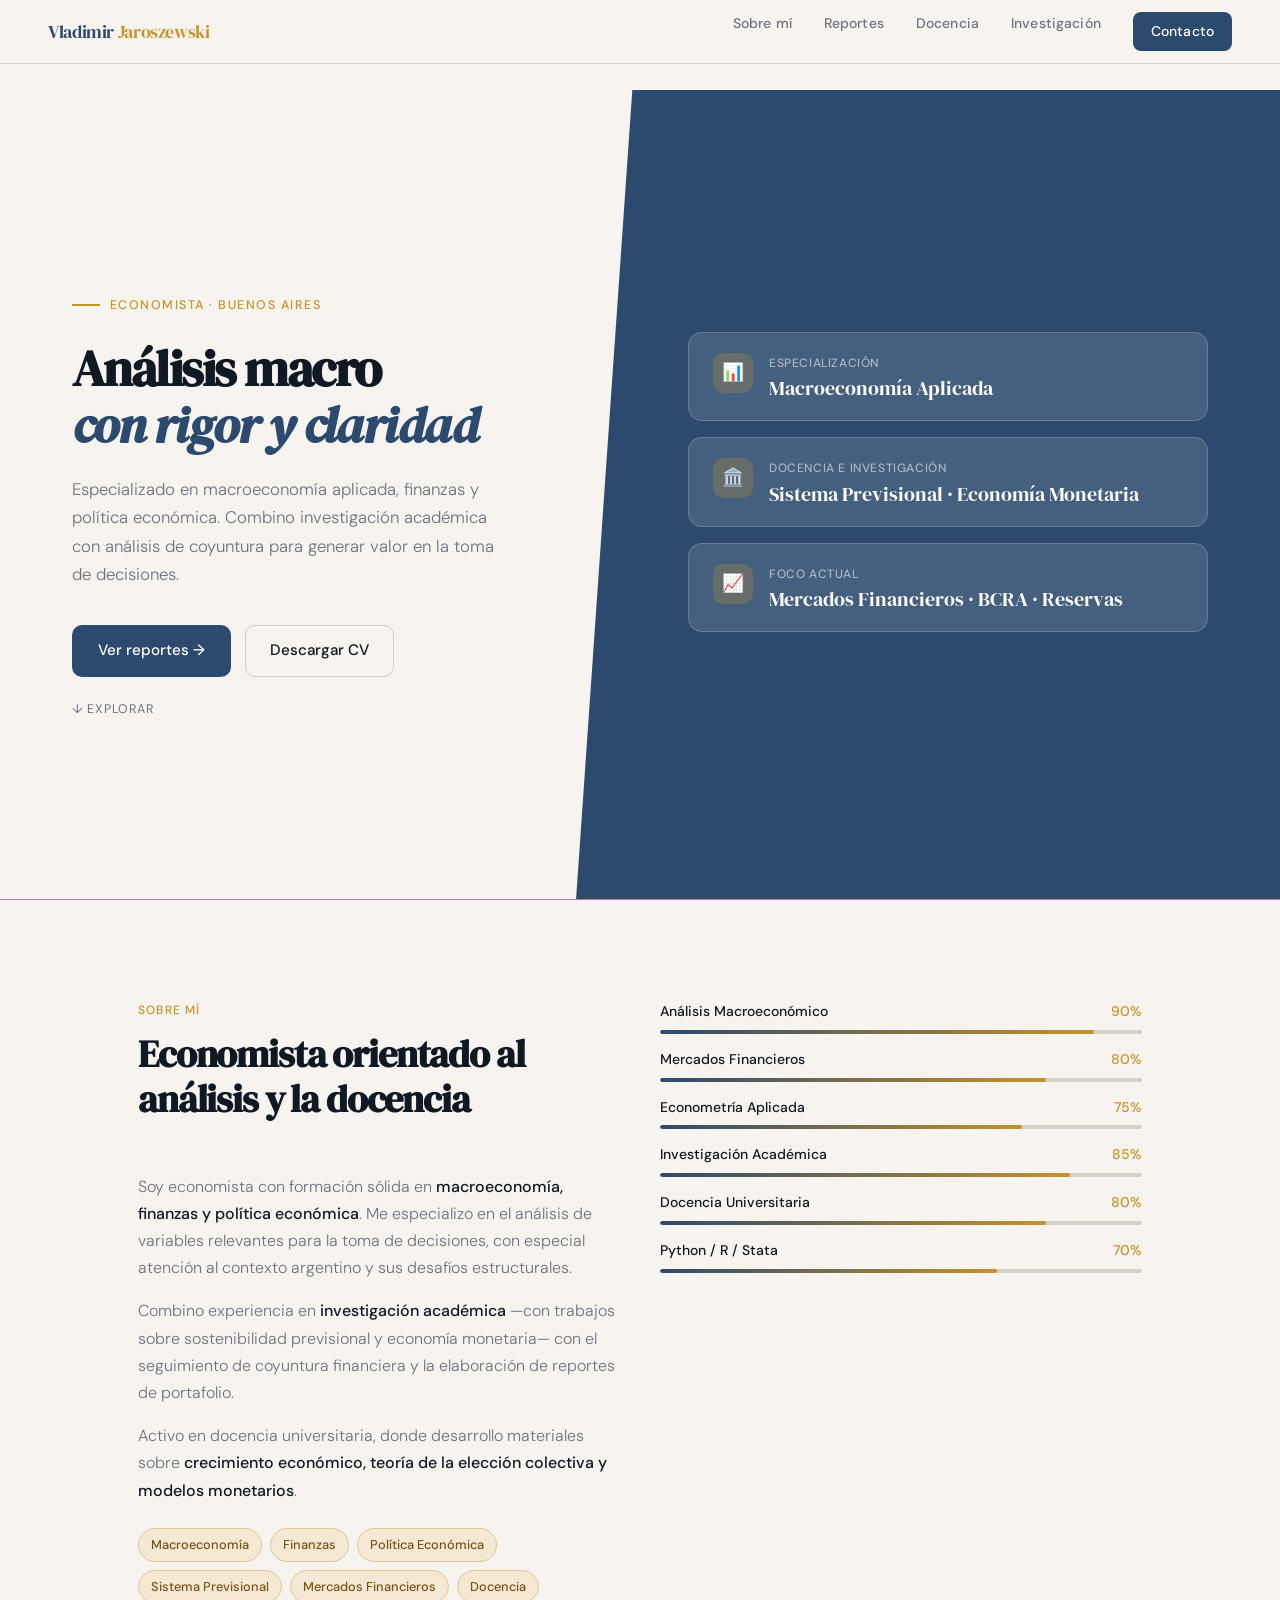
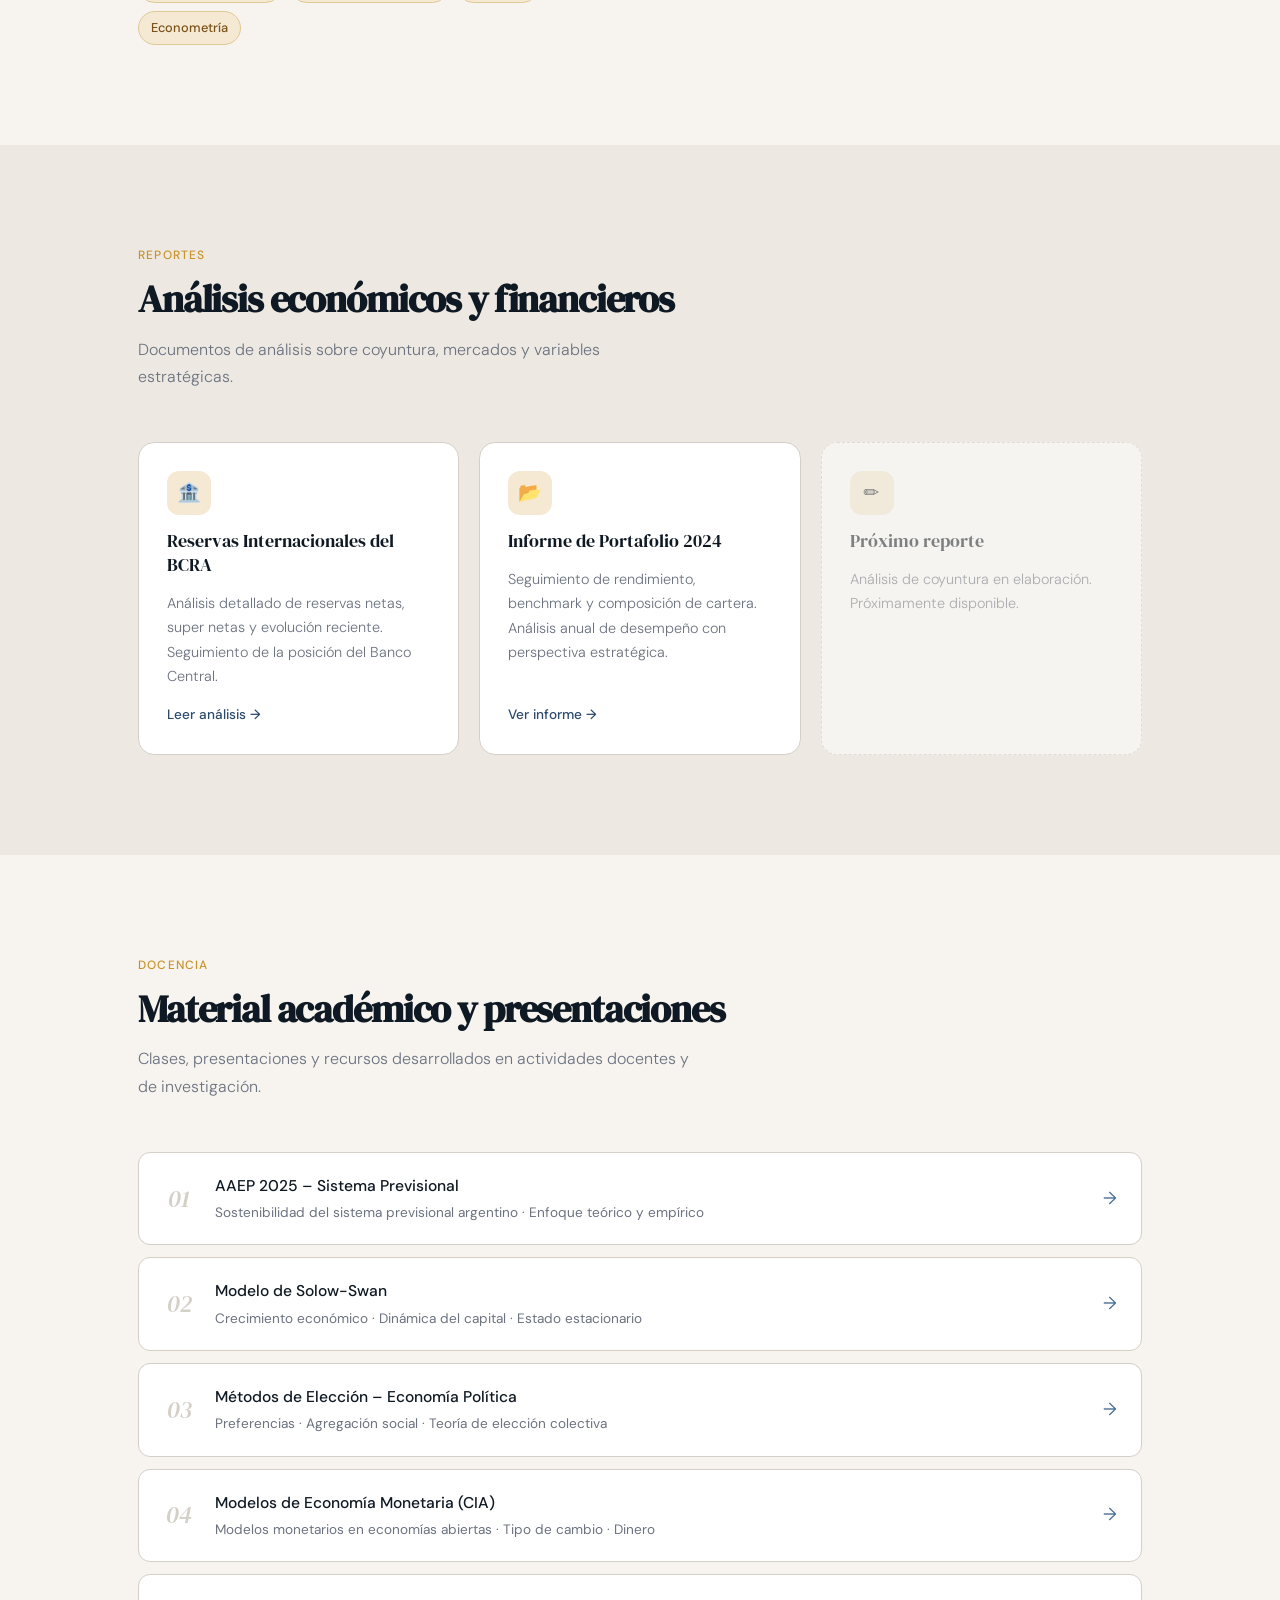
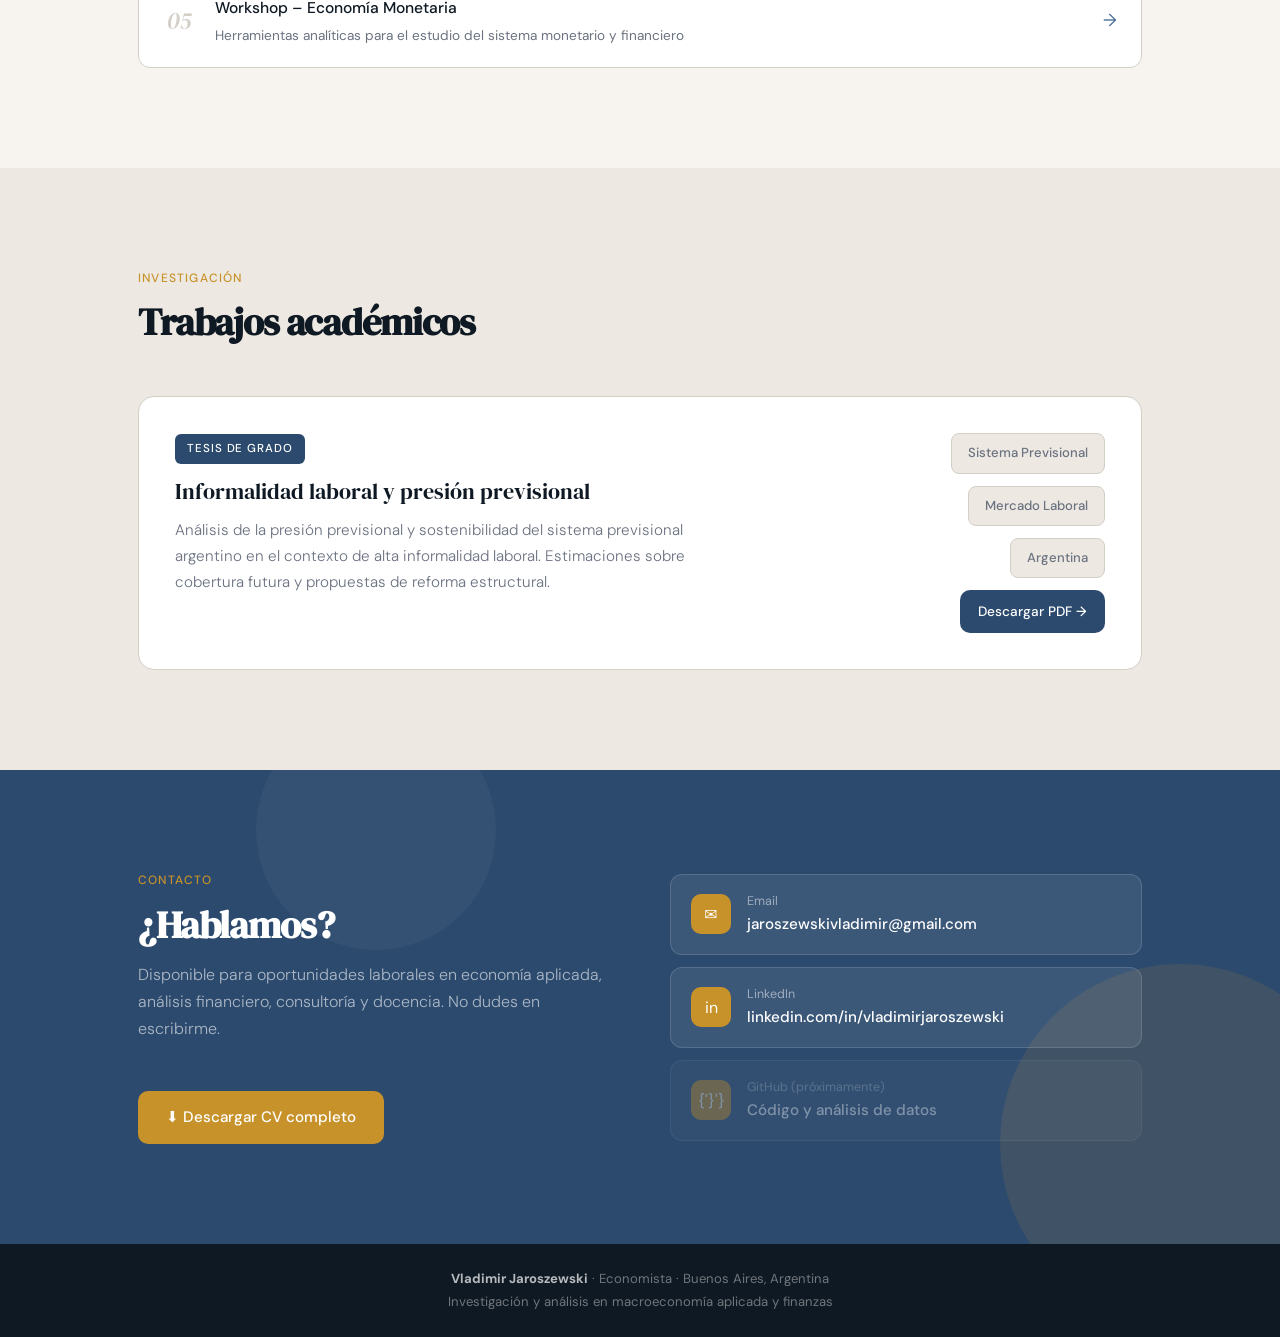
<file: index_claude.html>
<!DOCTYPE html>
<html lang="es">
<head>
<meta charset="UTF-8">
<meta name="viewport" content="width=device-width, initial-scale=1.0">
<title>Vladimir Jaroszewski · Economista</title>
<link rel="preconnect" href="https://fonts.googleapis.com">
<link href="https://fonts.googleapis.com/css2?family=DM+Serif+Display:ital@0;1&family=DM+Sans:opsz,wght@9..40,300;9..40,400;9..40,500&display=swap" rel="stylesheet">

<style>
:root {
  --ink: #0f1923;
  --paper: #f7f4ef;
  --cream: #ede9e2;
  --accent: #c8922a;
  --accent-light: #f5e9d3;
  --steel: #2c4a6e;
  --steel-mid: #4a6e96;
  --muted: #6b7280;
  --line: #d4cfc7;
  --card: #ffffff;
  --serif: 'DM Serif Display', Georgia, serif;
  --sans: 'DM Sans', system-ui, sans-serif;
}

*, *::before, *::after { box-sizing: border-box; margin: 0; padding: 0; }

html { scroll-behavior: smooth; }

body {
  font-family: var(--sans);
  background: var(--paper);
  color: var(--ink);
  font-size: 16px;
  line-height: 1.7;
}

a { text-decoration: none; color: inherit; }

/* ─── HEADER ─────────────────────────────────────── */

header {
  position: fixed;
  top: 0; left: 0; right: 0;
  z-index: 100;
  background: rgba(247, 244, 239, 0.92);
  backdrop-filter: blur(12px);
  border-bottom: 1px solid var(--line);
  padding: 0 48px;
  height: 64px;
  display: flex;
  align-items: center;
  justify-content: space-between;
}

.logo {
  font-family: var(--serif);
  font-size: 1.15rem;
  color: var(--steel);
  letter-spacing: -0.02em;
}

.logo span { color: var(--accent); }

nav { display: flex; gap: 32px; }

nav a {
  font-size: 0.875rem;
  font-weight: 500;
  color: var(--muted);
  transition: color 0.2s;
  letter-spacing: 0.01em;
}

nav a:hover { color: var(--ink); }

.nav-cta {
  background: var(--steel);
  color: white !important;
  padding: 8px 18px;
  border-radius: 8px;
  transition: background 0.2s !important;
}

.nav-cta:hover { background: var(--ink) !important; }

/* ─── HERO ───────────────────────────────────────── */

.hero {
  padding-top: 64px;
  min-height: 100vh;
  display: grid;
  grid-template-columns: 1fr 1fr;
  align-items: center;
  position: relative;
  overflow: hidden;
}

.hero-bg {
  position: absolute;
  inset: 0;
  pointer-events: none;
}

.hero-bg::before {
  content: '';
  position: absolute;
  top: 10%;
  right: 0;
  width: 55%;
  height: 90%;
  background: var(--steel);
  clip-path: polygon(8% 0%, 100% 0%, 100% 100%, 0% 100%);
}

.hero-bg::after {
  content: '';
  position: absolute;
  bottom: -2px;
  left: 0;
  right: 0;
  height: 3px;
  background: var(--accent);
}

.hero-text {
  padding: 80px 48px 80px 72px;
  position: relative;
  z-index: 2;
}

.eyebrow {
  display: inline-flex;
  align-items: center;
  gap: 10px;
  font-size: 0.78rem;
  font-weight: 500;
  letter-spacing: 0.12em;
  text-transform: uppercase;
  color: var(--accent);
  margin-bottom: 24px;
}

.eyebrow::before {
  content: '';
  width: 28px;
  height: 2px;
  background: var(--accent);
}

.hero-title {
  font-family: var(--serif);
  font-size: clamp(2.4rem, 4vw, 3.6rem);
  line-height: 1.12;
  color: var(--ink);
  letter-spacing: -0.03em;
  margin-bottom: 20px;
}

.hero-title em {
  font-style: italic;
  color: var(--steel);
}

.hero-sub {
  font-size: 1.05rem;
  color: var(--muted);
  max-width: 440px;
  font-weight: 300;
  margin-bottom: 36px;
}

.hero-actions {
  display: flex;
  gap: 14px;
  flex-wrap: wrap;
}

.btn-primary {
  background: var(--steel);
  color: white;
  padding: 13px 26px;
  border-radius: 10px;
  font-weight: 500;
  font-size: 0.95rem;
  transition: background 0.2s, transform 0.15s;
  display: inline-flex;
  align-items: center;
  gap: 8px;
}

.btn-primary:hover { background: var(--ink); transform: translateY(-1px); }

.btn-secondary {
  border: 1.5px solid var(--line);
  color: var(--ink);
  padding: 12px 24px;
  border-radius: 10px;
  font-weight: 500;
  font-size: 0.95rem;
  transition: border-color 0.2s, background 0.2s;
}

.btn-secondary:hover { border-color: var(--steel); background: var(--accent-light); }

.hero-visual {
  position: relative;
  z-index: 2;
  padding: 80px 72px 80px 48px;
  display: flex;
  flex-direction: column;
  gap: 16px;
}

.stat-card {
  background: rgba(255,255,255,0.12);
  border: 1px solid rgba(255,255,255,0.18);
  border-radius: 14px;
  padding: 20px 24px;
  backdrop-filter: blur(8px);
  display: flex;
  align-items: flex-start;
  gap: 16px;
  animation: slideIn 0.6s ease both;
}

.stat-card:nth-child(1) { animation-delay: 0.1s; }
.stat-card:nth-child(2) { animation-delay: 0.22s; }
.stat-card:nth-child(3) { animation-delay: 0.34s; }

@keyframes slideIn {
  from { opacity: 0; transform: translateX(20px); }
  to   { opacity: 1; transform: translateX(0); }
}

.stat-icon {
  width: 40px;
  height: 40px;
  background: rgba(200, 146, 42, 0.25);
  border-radius: 10px;
  display: flex;
  align-items: center;
  justify-content: center;
  font-size: 1.1rem;
  flex-shrink: 0;
}

.stat-label {
  font-size: 0.75rem;
  color: rgba(255,255,255,0.55);
  letter-spacing: 0.05em;
  text-transform: uppercase;
  font-weight: 500;
}

.stat-value {
  font-family: var(--serif);
  font-size: 1.25rem;
  color: white;
  line-height: 1.2;
  margin-top: 3px;
}

/* ─── SECTIONS GENERAL ───────────────────────────── */

section { scroll-margin-top: 64px; }

.container {
  max-width: 1100px;
  margin: 0 auto;
  padding: 0 48px;
}

.section-wrap {
  padding: 100px 0;
}

.section-wrap:nth-child(even) {
  background: var(--cream);
}

.section-header {
  margin-bottom: 52px;
}

.section-tag {
  font-size: 0.75rem;
  font-weight: 500;
  letter-spacing: 0.1em;
  text-transform: uppercase;
  color: var(--accent);
  margin-bottom: 12px;
}

.section-title {
  font-family: var(--serif);
  font-size: clamp(1.8rem, 3vw, 2.6rem);
  letter-spacing: -0.03em;
  color: var(--ink);
  line-height: 1.15;
}

.section-desc {
  margin-top: 14px;
  color: var(--muted);
  font-size: 1rem;
  font-weight: 300;
  max-width: 560px;
}

/* ─── ABOUT ──────────────────────────────────────── */

.about-grid {
  display: grid;
  grid-template-columns: 1fr 1fr;
  gap: 40px;
  align-items: start;
}

.about-body p {
  color: var(--muted);
  font-weight: 300;
  margin-bottom: 16px;
  font-size: 1rem;
}

.about-body strong { color: var(--ink); font-weight: 500; }

.skills-block {
  display: flex;
  flex-direction: column;
  gap: 14px;
}

.skill-item {
  display: flex;
  flex-direction: column;
  gap: 6px;
}

.skill-label {
  display: flex;
  justify-content: space-between;
  font-size: 0.875rem;
  font-weight: 500;
}

.skill-pct { color: var(--accent); }

.skill-bar {
  height: 4px;
  background: var(--line);
  border-radius: 99px;
  overflow: hidden;
}

.skill-fill {
  height: 100%;
  background: linear-gradient(90deg, var(--steel), var(--accent));
  border-radius: 99px;
  transform-origin: left;
  animation: fillBar 1.2s ease both;
}

@keyframes fillBar {
  from { transform: scaleX(0); }
  to   { transform: scaleX(1); }
}

.tags {
  display: flex;
  flex-wrap: wrap;
  gap: 8px;
  margin-top: 24px;
}

.tag {
  background: var(--accent-light);
  color: #7a5218;
  border: 1px solid #e0c896;
  padding: 5px 12px;
  border-radius: 99px;
  font-size: 0.8rem;
  font-weight: 500;
}

/* ─── REPORTES ───────────────────────────────────── */

.report-grid {
  display: grid;
  grid-template-columns: repeat(auto-fit, minmax(310px, 1fr));
  gap: 20px;
}

.report-card {
  background: var(--card);
  border: 1px solid var(--line);
  border-radius: 16px;
  padding: 28px;
  transition: transform 0.2s, box-shadow 0.2s, border-color 0.2s;
  display: flex;
  flex-direction: column;
  gap: 14px;
  position: relative;
  overflow: hidden;
}

.report-card::before {
  content: '';
  position: absolute;
  top: 0; left: 0;
  width: 100%;
  height: 3px;
  background: linear-gradient(90deg, var(--steel), var(--accent));
  transform: scaleX(0);
  transform-origin: left;
  transition: transform 0.3s;
}

.report-card:hover::before { transform: scaleX(1); }
.report-card:hover { transform: translateY(-3px); box-shadow: 0 16px 40px rgba(0,0,0,0.08); border-color: var(--steel-mid); }

.report-icon {
  width: 44px;
  height: 44px;
  background: var(--accent-light);
  border-radius: 12px;
  display: flex;
  align-items: center;
  justify-content: center;
  font-size: 1.2rem;
}

.report-title {
  font-family: var(--serif);
  font-size: 1.15rem;
  color: var(--ink);
  line-height: 1.3;
}

.report-desc {
  font-size: 0.9rem;
  color: var(--muted);
  font-weight: 300;
  flex: 1;
}

.report-link {
  font-size: 0.85rem;
  font-weight: 500;
  color: var(--steel);
  display: inline-flex;
  align-items: center;
  gap: 6px;
  transition: gap 0.2s;
}

.report-card:hover .report-link { gap: 10px; }

/* ─── DOCENCIA ───────────────────────────────────── */

.teaching-list {
  display: flex;
  flex-direction: column;
  gap: 12px;
}

.teaching-item {
  background: var(--card);
  border: 1px solid var(--line);
  border-radius: 12px;
  padding: 20px 24px;
  display: grid;
  grid-template-columns: auto 1fr auto;
  align-items: center;
  gap: 20px;
  transition: background 0.2s, border-color 0.2s, transform 0.15s;
}

.teaching-item:hover {
  background: var(--accent-light);
  border-color: #d4a84f;
  transform: translateX(4px);
}

.teaching-num {
  font-family: var(--serif);
  font-size: 1.5rem;
  color: var(--line);
  font-style: italic;
  line-height: 1;
  width: 32px;
  text-align: center;
}

.teaching-info {}

.teaching-name {
  font-weight: 500;
  font-size: 0.975rem;
  color: var(--ink);
}

.teaching-sub {
  font-size: 0.85rem;
  color: var(--muted);
  margin-top: 2px;
}

.teaching-arrow {
  color: var(--steel-mid);
  font-size: 1.1rem;
  transition: transform 0.2s;
}

.teaching-item:hover .teaching-arrow { transform: translateX(4px); }

/* ─── TRABAJOS ACADÉMICOS ────────────────────────── */

.academic-card {
  background: var(--card);
  border: 1px solid var(--line);
  border-radius: 16px;
  padding: 36px;
  display: grid;
  grid-template-columns: 1fr auto;
  align-items: start;
  gap: 32px;
}

.academic-badge {
  display: inline-block;
  background: var(--steel);
  color: white;
  font-size: 0.72rem;
  letter-spacing: 0.08em;
  text-transform: uppercase;
  font-weight: 500;
  padding: 5px 12px;
  border-radius: 6px;
  margin-bottom: 14px;
}

.academic-title {
  font-family: var(--serif);
  font-size: 1.4rem;
  color: var(--ink);
  line-height: 1.25;
  margin-bottom: 12px;
}

.academic-desc {
  font-size: 0.95rem;
  color: var(--muted);
  font-weight: 300;
  max-width: 520px;
}

.academic-meta {
  display: flex;
  flex-direction: column;
  align-items: flex-end;
  gap: 12px;
}

.meta-pill {
  background: var(--cream);
  border: 1px solid var(--line);
  border-radius: 8px;
  padding: 8px 16px;
  font-size: 0.82rem;
  font-weight: 500;
  text-align: center;
  color: var(--muted);
}

/* ─── CONTACTO ───────────────────────────────────── */

.contact-wrap {
  background: var(--steel);
  position: relative;
  overflow: hidden;
}

.contact-wrap .container {
  padding-top: 100px;
  padding-bottom: 100px;
}

.contact-wrap::before {
  content: '';
  position: absolute;
  bottom: -80px; right: -80px;
  width: 360px;
  height: 360px;
  border-radius: 50%;
  background: rgba(200, 146, 42, 0.12);
}

.contact-wrap::after {
  content: '';
  position: absolute;
  top: -60px; left: 20%;
  width: 240px;
  height: 240px;
  border-radius: 50%;
  background: rgba(255,255,255,0.04);
}

.contact-inner {
  position: relative;
  z-index: 2;
  display: grid;
  grid-template-columns: 1fr 1fr;
  gap: 60px;
  align-items: center;
}

.contact-inner .section-tag { color: var(--accent); }
.contact-inner .section-title { color: white; }
.contact-inner .section-desc { color: rgba(255,255,255,0.6); }

.contact-links {
  display: flex;
  flex-direction: column;
  gap: 12px;
}

.contact-link {
  background: rgba(255,255,255,0.08);
  border: 1px solid rgba(255,255,255,0.14);
  border-radius: 12px;
  padding: 16px 20px;
  display: flex;
  align-items: center;
  gap: 16px;
  color: white;
  transition: background 0.2s, transform 0.15s;
}

.contact-link:hover {
  background: rgba(255,255,255,0.15);
  transform: translateX(4px);
}

.contact-link-icon {
  width: 40px;
  height: 40px;
  background: var(--accent);
  border-radius: 10px;
  display: flex;
  align-items: center;
  justify-content: center;
  font-size: 1rem;
  flex-shrink: 0;
}

.contact-link-label { font-size: 0.78rem; color: rgba(255,255,255,0.5); }
.contact-link-value { font-weight: 500; font-size: 0.95rem; }

.cv-download {
  margin-top: 20px;
  display: inline-flex;
  align-items: center;
  gap: 10px;
  background: var(--accent);
  color: white;
  padding: 14px 28px;
  border-radius: 10px;
  font-weight: 500;
  font-size: 0.95rem;
  transition: background 0.2s, transform 0.15s;
}

.cv-download:hover { background: #a87520; transform: translateY(-1px); }

/* ─── FOOTER ─────────────────────────────────────── */

footer {
  background: var(--ink);
  color: rgba(255,255,255,0.4);
  text-align: center;
  padding: 24px 48px;
  font-size: 0.82rem;
}

footer strong { color: rgba(255,255,255,0.7); }

/* ─── SCROLL INDICATOR ───────────────────────────── */

.scroll-hint {
  position: absolute;
  bottom: 36px;
  left: 72px;
  display: flex;
  align-items: center;
  gap: 10px;
  font-size: 0.78rem;
  color: var(--muted);
  letter-spacing: 0.06em;
  text-transform: uppercase;
  animation: bounce 2s ease-in-out infinite;
}

@keyframes bounce {
  0%,100% { transform: translateY(0); }
  50% { transform: translateY(4px); }
}

/* ─── RESPONSIVE ─────────────────────────────────── */

@media (max-width: 900px) {
  header { padding: 0 24px; }
  nav { display: none; }

  .hero { grid-template-columns: 1fr; }
  .hero-bg::before { display: none; }
  .hero-text { padding: 40px 24px; }
  .hero-visual { padding: 0 24px 60px; }
  .stat-card { background: var(--card); border-color: var(--line); }
  .stat-value { color: var(--ink); }
  .stat-label { color: var(--muted); }

  .container { padding: 0 24px; }
  .section-wrap { padding: 64px 0; }

  .about-grid { grid-template-columns: 1fr; }
  .academic-card { grid-template-columns: 1fr; }
  .academic-meta { align-items: flex-start; }
  .contact-inner { grid-template-columns: 1fr; gap: 36px; }
}

/* ─── ANIMATIONS ─────────────────────────────────── */

.fade-up {
  opacity: 0;
  transform: translateY(24px);
  transition: opacity 0.6s ease, transform 0.6s ease;
}

.fade-up.visible {
  opacity: 1;
  transform: translateY(0);
}
</style>
</head>
<body>

<!-- HEADER -->
<header>
  <div class="logo">Vladimir <span>Jaroszewski</span></div>
  <nav>
    <a href="#sobre-mi">Sobre mí</a>
    <a href="#reportes">Reportes</a>
    <a href="#docencia">Docencia</a>
    <a href="#academico">Investigación</a>
    <a href="#contacto" class="nav-cta">Contacto</a>
  </nav>
</header>

<!-- HERO -->
<section class="hero" id="inicio">
  <div class="hero-bg"></div>

  <div class="hero-text">
    <div class="eyebrow">Economista · Buenos Aires</div>
    <h1 class="hero-title">
      Análisis macro<br>
      <em>con rigor y claridad</em>
    </h1>
    <p class="hero-sub">
      Especializado en macroeconomía aplicada, finanzas y política económica. 
      Combino investigación académica con análisis de coyuntura para generar 
      valor en la toma de decisiones.
    </p>
    <div class="hero-actions">
      <a class="btn-primary" href="#reportes">Ver reportes →</a>
      <a class="btn-secondary" href="documentos/cv_Vladimir Jaroszewski.pdf" target="_blank">Descargar CV</a>
    </div>
    <div class="scroll-hint">↓ Explorar</div>
  </div>

  <div class="hero-visual">
    <div class="stat-card">
      <div class="stat-icon">📊</div>
      <div>
        <div class="stat-label">Especialización</div>
        <div class="stat-value">Macroeconomía Aplicada</div>
      </div>
    </div>
    <div class="stat-card">
      <div class="stat-icon">🏛️</div>
      <div>
        <div class="stat-label">Docencia e Investigación</div>
        <div class="stat-value">Sistema Previsional · Economía Monetaria</div>
      </div>
    </div>
    <div class="stat-card">
      <div class="stat-icon">📈</div>
      <div>
        <div class="stat-label">Foco Actual</div>
        <div class="stat-value">Mercados Financieros · BCRA · Reservas</div>
      </div>
    </div>
  </div>
</section>

<!-- SOBRE MI -->
<section id="sobre-mi" class="section-wrap">
  <div class="container">
    <div class="about-grid fade-up">
      <div>
        <div class="section-header">
          <div class="section-tag">Sobre mí</div>
          <h2 class="section-title">Economista orientado al análisis y la docencia</h2>
        </div>
        <div class="about-body">
          <p>
            Soy economista con formación sólida en <strong>macroeconomía, finanzas y política económica</strong>. 
            Me especializo en el análisis de variables relevantes para la toma de decisiones, 
            con especial atención al contexto argentino y sus desafíos estructurales.
          </p>
          <p>
            Combino experiencia en <strong>investigación académica</strong> —con trabajos sobre sostenibilidad 
            previsional y economía monetaria— con el seguimiento de coyuntura financiera y 
            la elaboración de reportes de portafolio.
          </p>
          <p>
            Activo en docencia universitaria, donde desarrollo materiales sobre 
            <strong>crecimiento económico, teoría de la elección colectiva y modelos monetarios</strong>.
          </p>
        </div>
        <div class="tags">
          <span class="tag">Macroeconomía</span>
          <span class="tag">Finanzas</span>
          <span class="tag">Política Económica</span>
          <span class="tag">Sistema Previsional</span>
          <span class="tag">Mercados Financieros</span>
          <span class="tag">Docencia</span>
          <span class="tag">Econometría</span>
        </div>
      </div>

      <div class="skills-block">
        <div class="skill-item">
          <div class="skill-label"><span>Análisis Macroeconómico</span><span class="skill-pct">90%</span></div>
          <div class="skill-bar"><div class="skill-fill" style="width:90%"></div></div>
        </div>
        <div class="skill-item">
          <div class="skill-label"><span>Mercados Financieros</span><span class="skill-pct">80%</span></div>
          <div class="skill-bar"><div class="skill-fill" style="width:80%"></div></div>
        </div>
        <div class="skill-item">
          <div class="skill-label"><span>Econometría Aplicada</span><span class="skill-pct">75%</span></div>
          <div class="skill-bar"><div class="skill-fill" style="width:75%"></div></div>
        </div>
        <div class="skill-item">
          <div class="skill-label"><span>Investigación Académica</span><span class="skill-pct">85%</span></div>
          <div class="skill-bar"><div class="skill-fill" style="width:85%"></div></div>
        </div>
        <div class="skill-item">
          <div class="skill-label"><span>Docencia Universitaria</span><span class="skill-pct">80%</span></div>
          <div class="skill-bar"><div class="skill-fill" style="width:80%"></div></div>
        </div>
        <div class="skill-item">
          <div class="skill-label"><span>Python / R / Stata</span><span class="skill-pct">70%</span></div>
          <div class="skill-bar"><div class="skill-fill" style="width:70%"></div></div>
        </div>
      </div>
    </div>
  </div>
</section>

<!-- REPORTES -->
<section id="reportes" class="section-wrap">
  <div class="container">
    <div class="section-header fade-up">
      <div class="section-tag">Reportes</div>
      <h2 class="section-title">Análisis económicos y financieros</h2>
      <p class="section-desc">Documentos de análisis sobre coyuntura, mercados y variables estratégicas.</p>
    </div>

    <div class="report-grid fade-up">
      <a class="report-card" href="codigos/Codigos_resNet/datos/WEBB - copia.html">
        <div class="report-icon">🏦</div>
        <div class="report-title">Reservas Internacionales del BCRA</div>
        <div class="report-desc">Análisis detallado de reservas netas, super netas y evolución reciente. Seguimiento de la posición del Banco Central.</div>
        <div class="report-link">Leer análisis →</div>
      </a>

      <a class="report-card" href="Informes/Informe_anual_2024.pdf">
        <div class="report-icon">📂</div>
        <div class="report-title">Informe de Portafolio 2024</div>
        <div class="report-desc">Seguimiento de rendimiento, benchmark y composición de cartera. Análisis anual de desempeño con perspectiva estratégica.</div>
        <div class="report-link">Ver informe →</div>
      </a>

      <!-- Placeholder para futuros reportes -->
      <div class="report-card" style="border-style: dashed; opacity: 0.5; cursor: default;">
        <div class="report-icon">✏️</div>
        <div class="report-title">Próximo reporte</div>
        <div class="report-desc">Análisis de coyuntura en elaboración. Próximamente disponible.</div>
      </div>
    </div>
  </div>
</section>

<!-- DOCENCIA -->
<section id="docencia" class="section-wrap">
  <div class="container">
    <div class="section-header fade-up">
      <div class="section-tag">Docencia</div>
      <h2 class="section-title">Material académico y presentaciones</h2>
      <p class="section-desc">Clases, presentaciones y recursos desarrollados en actividades docentes y de investigación.</p>
    </div>

    <div class="teaching-list fade-up">
      <a class="teaching-item" href="Presentaciones/Presentacion_AAEP_2025.pdf">
        <div class="teaching-num">01</div>
        <div class="teaching-info">
          <div class="teaching-name">AAEP 2025 – Sistema Previsional</div>
          <div class="teaching-sub">Sostenibilidad del sistema previsional argentino · Enfoque teórico y empírico</div>
        </div>
        <div class="teaching-arrow">→</div>
      </a>

      <a class="teaching-item" href="Presentaciones/Modelo_de_Solow_Swan (3).pdf">
        <div class="teaching-num">02</div>
        <div class="teaching-info">
          <div class="teaching-name">Modelo de Solow-Swan</div>
          <div class="teaching-sub">Crecimiento económico · Dinámica del capital · Estado estacionario</div>
        </div>
        <div class="teaching-arrow">→</div>
      </a>

      <a class="teaching-item" href="Presentaciones/Clase practiva_ecoPol_2025.pdf">
        <div class="teaching-num">03</div>
        <div class="teaching-info">
          <div class="teaching-name">Métodos de Elección – Economía Política</div>
          <div class="teaching-sub">Preferencias · Agregación social · Teoría de elección colectiva</div>
        </div>
        <div class="teaching-arrow">→</div>
      </a>

      <a class="teaching-item" href="Presentaciones/EcoMone_CIA_practica_2025.pdf">
        <div class="teaching-num">04</div>
        <div class="teaching-info">
          <div class="teaching-name">Modelos de Economía Monetaria (CIA)</div>
          <div class="teaching-sub">Modelos monetarios en economías abiertas · Tipo de cambio · Dinero</div>
        </div>
        <div class="teaching-arrow">→</div>
      </a>

      <a class="teaching-item" href="Presentaciones/Workshop.pdf">
        <div class="teaching-num">05</div>
        <div class="teaching-info">
          <div class="teaching-name">Workshop – Economía Monetaria</div>
          <div class="teaching-sub">Herramientas analíticas para el estudio del sistema monetario y financiero</div>
        </div>
        <div class="teaching-arrow">→</div>
      </a>
    </div>
  </div>
</section>

<!-- TRABAJOS ACADÉMICOS -->
<section id="academico" class="section-wrap">
  <div class="container">
    <div class="section-header fade-up">
      <div class="section-tag">Investigación</div>
      <h2 class="section-title">Trabajos académicos</h2>
    </div>

    <div class="fade-up">
      <a class="academic-card" href="Trabajos/Tesis de Grado_VJ.pdf">
        <div>
          <span class="academic-badge">Tesis de Grado</span>
          <div class="academic-title">Informalidad laboral y presión previsional</div>
          <div class="academic-desc">
            Análisis de la presión previsional y sostenibilidad del sistema previsional argentino 
            en el contexto de alta informalidad laboral. Estimaciones sobre cobertura futura 
            y propuestas de reforma estructural.
          </div>
        </div>
        <div class="academic-meta">
          <div class="meta-pill">Sistema Previsional</div>
          <div class="meta-pill">Mercado Laboral</div>
          <div class="meta-pill">Argentina</div>
          <div class="btn-primary" style="font-size:0.85rem; padding: 10px 18px;">Descargar PDF →</div>
        </div>
      </a>
    </div>
  </div>
</section>

<!-- CONTACTO -->
<section id="contacto" class="contact-wrap">
  <div class="container">
    <div class="contact-inner">
      <div class="fade-up">
        <div class="section-tag">Contacto</div>
        <h2 class="section-title">¿Hablamos?</h2>
        <p class="section-desc" style="margin-bottom: 28px;">
          Disponible para oportunidades laborales en economía aplicada, análisis financiero, 
          consultoría y docencia. No dudes en escribirme.
        </p>
        <a class="cv-download" href="documentos/cv_Vladimir Jaroszewski.pdf" download>
          ⬇ Descargar CV completo
        </a>
      </div>

      <div class="contact-links fade-up">
        <a class="contact-link" href="mailto:jaroszewskivladimir@gmail.com">
          <div class="contact-link-icon">✉</div>
          <div>
            <div class="contact-link-label">Email</div>
            <div class="contact-link-value">jaroszewskivladimir@gmail.com</div>
          </div>
        </a>
        <a class="contact-link" href="https://www.linkedin.com/in/vladimirjaroszewski/" target="_blank">
          <div class="contact-link-icon">in</div>
          <div>
            <div class="contact-link-label">LinkedIn</div>
            <div class="contact-link-value">linkedin.com/in/vladimirjaroszewski</div>
          </div>
        </a>
        <!-- Placeholder para GitHub si lo tenés -->
        <div class="contact-link" style="opacity:0.4; cursor: default;">
          <div class="contact-link-icon">{'}'}</div>
          <div>
            <div class="contact-link-label">GitHub (próximamente)</div>
            <div class="contact-link-value">Código y análisis de datos</div>
          </div>
        </div>
      </div>
    </div>
  </div>
</section>

<!-- FOOTER -->
<footer>
  <strong>Vladimir Jaroszewski</strong> · Economista · Buenos Aires, Argentina<br>
  Investigación y análisis en macroeconomía aplicada y finanzas
</footer>

<script>
// Fade-in on scroll
const observer = new IntersectionObserver((entries) => {
  entries.forEach(e => {
    if (e.isIntersecting) {
      e.target.classList.add('visible');
      observer.unobserve(e.target);
    }
  });
}, { threshold: 0.1 });

document.querySelectorAll('.fade-up').forEach(el => observer.observe(el));

// Smooth active nav
const sections = document.querySelectorAll('section[id]');
const navLinks = document.querySelectorAll('nav a[href^="#"]');

window.addEventListener('scroll', () => {
  let current = '';
  sections.forEach(s => {
    if (window.scrollY >= s.offsetTop - 100) current = s.id;
  });
  navLinks.forEach(a => {
    a.style.color = a.getAttribute('href') === '#' + current ? 'var(--ink)' : '';
  });
});
</script>

</body>
</html>
</file>
